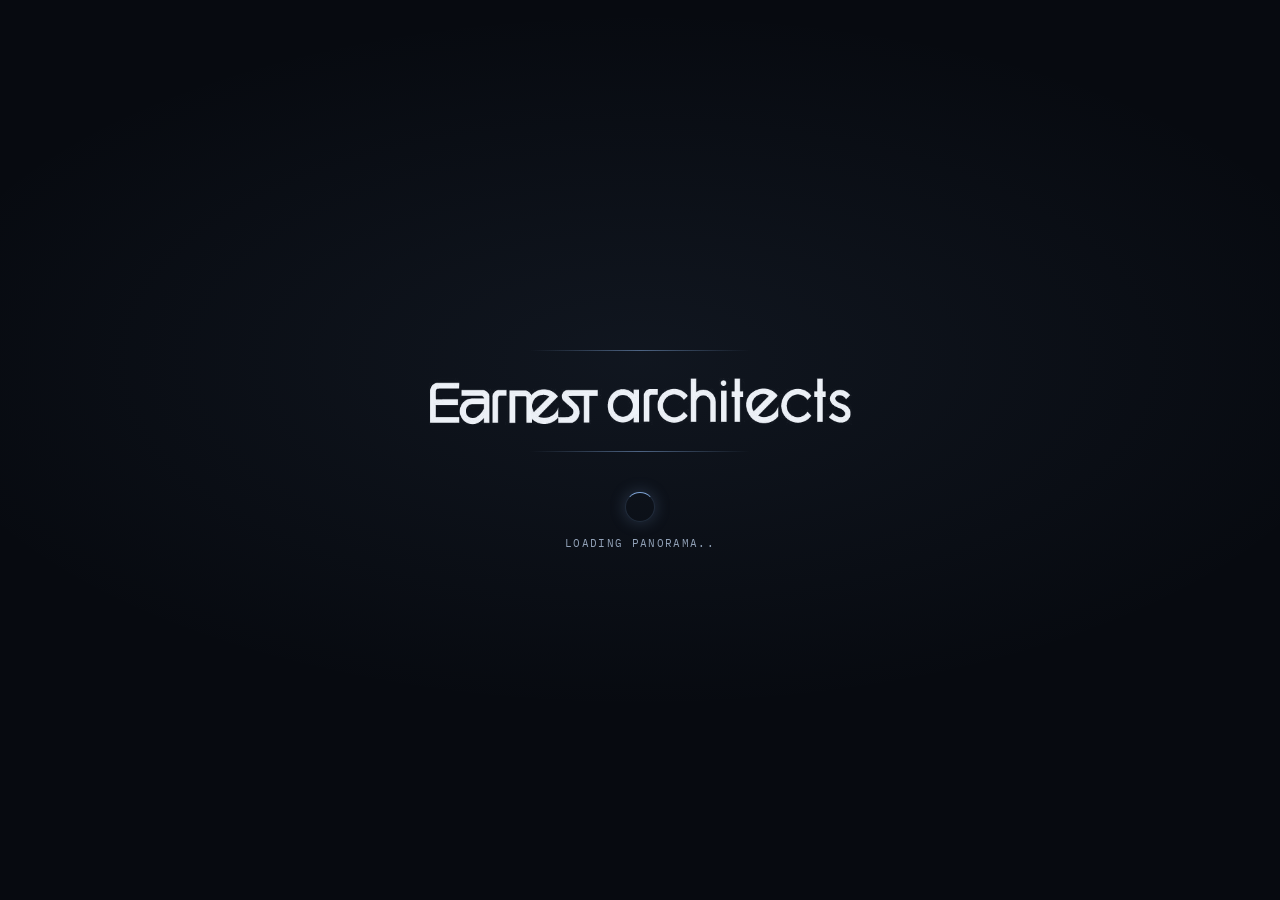
<file: index.html>
<!DOCTYPE html>
<html lang="en">
<head>
<meta charset="UTF-8" />
<meta name="viewport" content="width=device-width, initial-scale=1, viewport-fit=cover" />
<title>Labougainvillea Virtual Tour | Rinaldisign</title>
<meta name="description" content="360° Panorama" />

<!-- Open Graph / preview link saat dibagikan ke sosial media.
     Pakai path relatif supaya otomatis mengikuti domain hosting manapun
     tanpa perlu diedit ulang tiap kali template ini di-duplikasi. -->
<meta property="og:type" content="website" />
<meta property="og:title" content="Labougainvillea Virtual Tour" />
<meta property="og:description" content="360° Panorama" />
<meta property="og:image" content="assets/social-share.jpg" />
<meta property="og:image:width" content="1200" />
<meta property="og:image:height" content="630" />
<meta name="twitter:card" content="summary_large_image" />
<meta name="twitter:title" content="Labougainvillea Virtual Tour" />
<meta name="twitter:description" content="360° Panorama" />
<meta name="twitter:image" content="assets/social-share.jpg" />

<link rel="icon" href="favicon/favicon.ico" sizes="any">
<link rel="icon" href="favicon/favicon-32x32.png" type="image/png" sizes="32x32">
<link rel="icon" href="favicon/favicon-16x16.png" type="image/png" sizes="16x16">
<link rel="apple-touch-icon" href="favicon/apple-touch-icon.png">
<link rel="manifest" href="site.webmanifest">

<link rel="preconnect" href="https://fonts.googleapis.com">
<link rel="preconnect" href="https://fonts.gstatic.com" crossorigin>
<link href="https://fonts.googleapis.com/css2?family=Cormorant+Garamond:wght@300;400;500&family=IBM+Plex+Mono:wght@400;500&family=Inter:wght@400;500;600&display=swap" rel="stylesheet">

<link rel="stylesheet" href="lib/pannellum.css" />
<link rel="stylesheet" href="css/style.css" />
</head>
<body>

<div id="app">

  <div id="panorama" role="application" aria-label="360-degree panorama, drag to look around"></div>

  <div id="loading-screen">
    <div class="brand-reveal">
      <span class="brand-line" aria-hidden="true"></span>
      <img
        class="brand-mark"
        src="brand/earnest-logo-light.png"
        alt="360"
        width="691"
        height="99"
      />
      <span class="brand-line" aria-hidden="true"></span>
    </div>
    <div class="loading-progress">
      <div class="loading-ring" aria-hidden="true"></div>
      <p id="loading-text">Loading Panorama..</p>
    </div>
  </div>

  <header class="hud-top">
    <img class="hud-logo" src="brand/earnest-logo-light.png" alt="" aria-hidden="true" />
    <p class="eyebrow" id="scene-title">Bedroom</p>
    <h1 id="project-title">Labougainvillea Virtual Tour</h1>
  </header>

  <div id="toast" class="toast" role="status" aria-live="polite"></div>

  <!-- ============ Floorplan (bottom-right) ============ -->
  <div class="nav-panel">
    <div class="floorplan-panel" id="floorplan-panel">
      <div class="floorplan-header">
        <p class="floorplan-title">Layout</p>
        <button id="floorplan-hide-btn" class="icon-btn" aria-label="Hide floor plan" title="Hide floor plan">
          <svg viewBox="0 0 24 24" fill="none" stroke="currentColor" stroke-width="2" stroke-linecap="round" stroke-linejoin="round">
            <path d="M18 6L6 18M6 6l12 12"/>
          </svg>
        </button>
      </div>

      <div class="floor-tabs" id="floor-tabs" role="tablist" aria-label="Select floor"></div>

      <div class="floorplan-viewport" id="floorplan-viewport">
        <div class="floorplan-canvas" id="floorplan-canvas">
          <img id="floorplan-img" src="assets/floorplan.jpg" alt="Floor plan with viewpoints" draggable="false" />
          <!-- viewpoint dots diinjeksikan oleh js/floorplan.js -->
        </div>
      </div>

      <div class="floorplan-zoom-controls">
        <button type="button" id="zoom-out-btn" class="zoom-btn" aria-label="Zoom out" title="Zoom out">−</button>
        <button type="button" id="zoom-reset-btn" class="zoom-btn zoom-reset" aria-label="Reset zoom" title="Reset zoom">1×</button>
        <button type="button" id="zoom-in-btn" class="zoom-btn" aria-label="Zoom in" title="Zoom in">+</button>
      </div>

      <div class="floorplan-resize-handle" id="floorplan-resize-handle" title="Drag to resize (double-click to reset)" aria-hidden="true">
        <svg viewBox="0 0 12 12" fill="currentColor">
          <circle cx="2" cy="2" r="1"/>
          <circle cx="2" cy="6" r="1"/>
          <circle cx="6" cy="2" r="1"/>
        </svg>
      </div>
    </div>

    <button id="floorplan-show-btn" class="rail-btn floorplan-show-btn" aria-label="Show floor plan" title="Show floor plan">
      <svg viewBox="0 0 24 24" fill="none" stroke="currentColor" stroke-width="2" stroke-linecap="round" stroke-linejoin="round">
        <rect x="3" y="3" width="18" height="18" rx="2"/>
        <path d="M9 3v18M3 9h6"/>
      </svg>
    </button>
  </div>

  <!-- ============ Icon rail terpadu (pojok kiri bawah) ============ -->
  <div class="icon-rail" id="icon-rail">

  <div class="notes-nav-panel">
    <div class="floorplan-panel notes-list-panel hidden" id="notes-list-panel">
      <div class="floorplan-header">
        <p class="floorplan-title">Notes</p>
        <div class="floorplan-header-actions">
          <button id="notes-list-print-btn" class="icon-btn" aria-label="Print notes list" title="Print notes list">
            <svg viewBox="0 0 24 24" fill="none" stroke="currentColor" stroke-width="2" stroke-linecap="round" stroke-linejoin="round">
              <polyline points="6 9 6 2 18 2 18 9"/>
              <path d="M6 18H4a2 2 0 0 1-2-2v-5a2 2 0 0 1 2-2h16a2 2 0 0 1 2 2v5a2 2 0 0 1-2 2h-2"/>
              <rect x="6" y="14" width="12" height="8"/>
            </svg>
          </button>
          <button id="notes-list-hide-btn" class="icon-btn" aria-label="Hide notes list" title="Hide notes list">
            <svg viewBox="0 0 24 24" fill="none" stroke="currentColor" stroke-width="2" stroke-linecap="round" stroke-linejoin="round">
              <path d="M18 6L6 18M6 6l12 12"/>
            </svg>
          </button>
        </div>
      </div>

      <div class="notes-list-body" id="notes-list-body">
        <!-- item catatan diinjeksikan oleh js/notes-list.js -->
      </div>
    </div>

    <button id="notes-list-show-btn" class="rail-btn floorplan-show-btn visible" aria-label="Show notes list" title="Show notes list">
      <svg viewBox="0 0 24 24" fill="none" stroke="currentColor" stroke-width="2" stroke-linecap="round" stroke-linejoin="round">
        <path d="M21 11.5a8.38 8.38 0 0 1-.9 3.8 8.5 8.5 0 0 1-7.6 4.7 8.38 8.38 0 0 1-3.8-.9L3 21l1.9-5.7a8.38 8.38 0 0 1-.9-3.8 8.5 8.5 0 0 1 4.7-7.6 8.38 8.38 0 0 1 3.8-.9h.5a8.48 8.48 0 0 1 8 8v.5z"/>
      </svg>
    </button>
  </div>

  <a id="note-btn" class="rail-btn" href="note-finder.html" aria-label="Leave a note" title="Leave a note">
    <svg viewBox="0 0 24 24" fill="none" stroke="currentColor" stroke-width="2" stroke-linecap="round" stroke-linejoin="round">
      <path d="M12 20h9"/>
      <path d="M16.5 3.5a2.12 2.12 0 0 1 3 3L7 19l-4 1 1-4Z"/>
    </svg>
  </a>

  <div class="share-nav">
    <button id="share-btn" class="rail-btn" aria-label="Share link" title="Share link">
      <svg viewBox="0 0 24 24" fill="none" stroke="currentColor" stroke-width="2" stroke-linecap="round" stroke-linejoin="round">
        <circle cx="18" cy="5" r="3"/>
        <circle cx="6" cy="12" r="3"/>
        <circle cx="18" cy="19" r="3"/>
        <line x1="8.6" y1="10.6" x2="15.4" y2="6.4"/>
        <line x1="8.6" y1="13.4" x2="15.4" y2="17.6"/>
      </svg>
    </button>
    <div class="share-popup" id="share-popup" hidden role="dialog" aria-label="Share this tour">
      <p class="share-popup-title">Scan to open</p>
      <div class="share-qr-card">
        <canvas id="share-qr-canvas" width="188" height="188"></canvas>
      </div>
      <p class="share-link-text" id="share-link-text"></p>
      <div class="share-popup-actions">
        <button type="button" id="share-copy-btn" class="share-action-btn">Copy link</button>
        <button type="button" id="share-native-btn" class="share-action-btn share-action-btn--ghost">Share…</button>
      </div>
    </div>
  </div>

  <button id="print-scene-btn" class="rail-btn" aria-label="Print this view" title="Print this view">
    <svg viewBox="0 0 24 24" fill="none" stroke="currentColor" stroke-width="2" stroke-linecap="round" stroke-linejoin="round">
      <polyline points="6 9 6 2 18 2 18 9"/>
      <path d="M6 18H4a2 2 0 0 1-2-2v-5a2 2 0 0 1 2-2h16a2 2 0 0 1 2 2v5a2 2 0 0 1-2 2h-2"/>
      <rect x="6" y="14" width="12" height="8"/>
    </svg>
  </button>

  <button id="vr-btn" class="rail-btn" aria-label="View in VR" title="View in VR">
    <span class="rail-vr-text" aria-hidden="true">VR</span>
  </button>

  <button id="fullscreen-btn" class="rail-btn" aria-label="Fullscreen" title="Fullscreen">
    <svg viewBox="0 0 24 24" fill="none" stroke="currentColor" stroke-width="2" stroke-linecap="round" stroke-linejoin="round">
      <path d="M8 3H5a2 2 0 0 0-2 2v3M16 3h3a2 2 0 0 1 2 2v3M21 16v3a2 2 0 0 1-2 2h-3M8 21H5a2 2 0 0 1-2-2v-3"/>
    </svg>
  </button>

  </div>

</div>

<script src="lib/pannellum.js"></script>
<script src="lib/qrcode.js"></script>

<!--
  Semua modul di bawah ini adalah ES Module (type="module"), jadi
  urutan tag TIDAK memengaruhi urutan eksekusi internalnya — setiap
  modul mengimpor dependensinya sendiri lewat "import" di dalam file
  js/*.js, dan browser otomatis memuatnya dengan urutan yang benar.

  Konten tur (lantai, denah, gambar 360, pitch point) ada semuanya
  di js/content.js — file itu satu-satunya yang perlu diedit untuk
  menambah/mengubah konten tur.
-->
<script type="module" src="js/viewer.js"></script>
<script type="module" src="js/print-scene.js"></script>
<script type="module" src="js/floorplan.js"></script>
<script type="module" src="js/notes-list.js"></script>
</body>
</html>
</file>
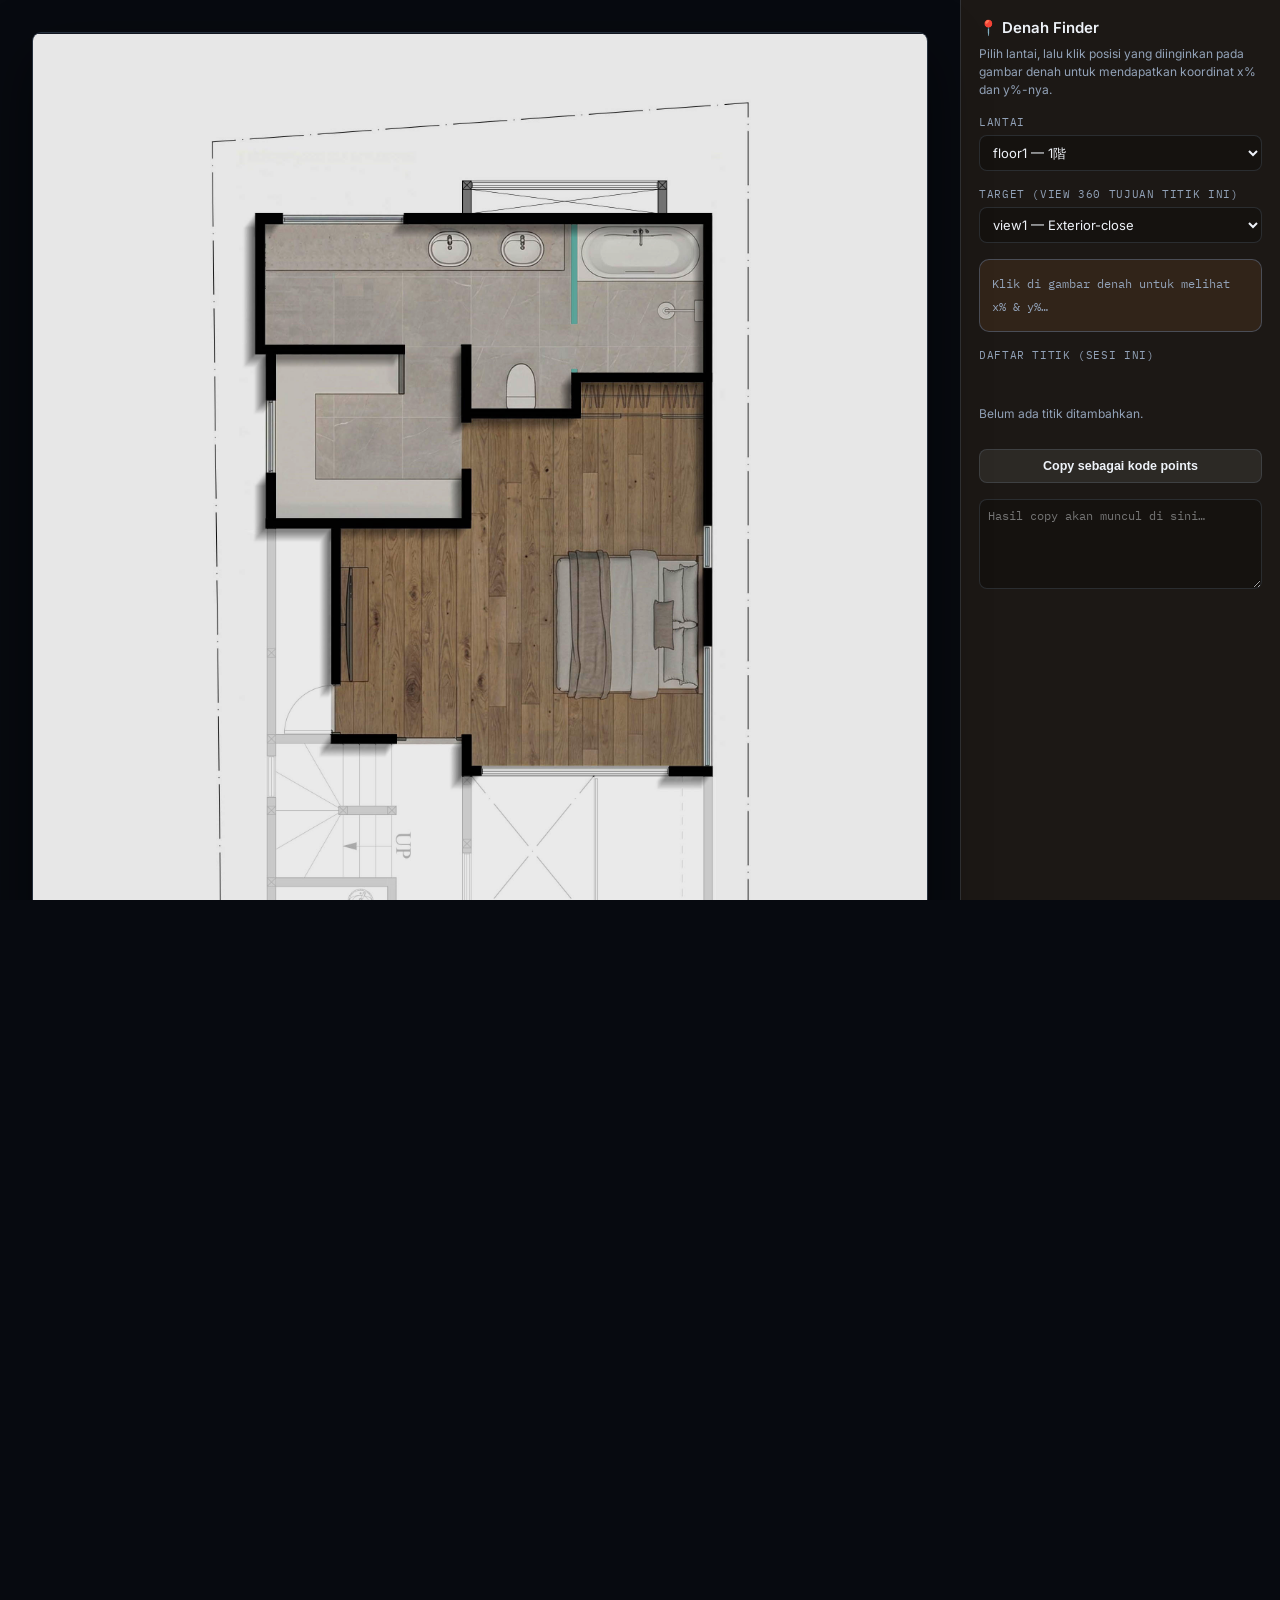
<file: denah-finder.html>
<!DOCTYPE html>
<html lang="ja">
<head>
<meta charset="UTF-8" />
<meta name="viewport" content="width=device-width, initial-scale=1" />
<title>Denah Finder — cari koordinat titik pada denah (%)</title>

<link rel="icon" href="favicon/favicon.ico" sizes="any">
<link rel="icon" href="favicon/favicon-32x32.png" type="image/png" sizes="32x32">
<link rel="icon" href="favicon/favicon-16x16.png" type="image/png" sizes="16x16">
<link rel="apple-touch-icon" href="favicon/apple-touch-icon.png">

<link rel="preconnect" href="https://fonts.googleapis.com">
<link rel="preconnect" href="https://fonts.gstatic.com" crossorigin>
<link href="https://fonts.googleapis.com/css2?family=IBM+Plex+Mono:wght@400;500&family=Inter:wght@400;500;600&display=swap" rel="stylesheet">

<link rel="stylesheet" href="css/style.css" />
<link rel="stylesheet" href="css/denah-finder.css" />
</head>
<body>

<div id="finder-app">

  <div id="denah-area">
    <div class="floorplan-viewport" id="denah-viewport">
      <div class="floorplan-canvas" id="denah-canvas">
        <img id="denah-img" src="" alt="Gambar denah" draggable="false" />
        <!-- titik yang sudah/sedang diambil diinjeksikan oleh js/denah-finder.js -->
      </div>
    </div>
  </div>

  <div id="sidebar">
    <p class="finder-title">📍 Denah Finder</p>
    <p class="finder-hint">
      Pilih lantai, lalu klik posisi yang diinginkan pada gambar denah
      untuk mendapatkan koordinat x% dan y%-nya.
    </p>

    <div class="finder-field">
      <label for="floor-select">Lantai</label>
      <select id="floor-select" class="finder-select"></select>
    </div>

    <div class="finder-field">
      <label for="target-select">Target (view 360 tujuan titik ini)</label>
      <select id="target-select" class="finder-select"></select>
    </div>

    <div id="coord-display">
      <span class="placeholder">Klik di gambar denah untuk melihat x% &amp; y%…</span>
    </div>

    <div class="point-list-header">
      <p>Daftar titik (sesi ini)</p>
    </div>
    <div id="point-list"></div>
    <p class="point-empty" id="point-empty">Belum ada titik ditambahkan.</p>

    <button type="button" id="copy-all-btn">Copy sebagai kode points</button>
    <textarea id="snippet-output" readonly placeholder="Hasil copy akan muncul di sini…"></textarea>
  </div>

</div>

<script type="module" src="js/denah-finder.js"></script>
</body>
</html>
</file>
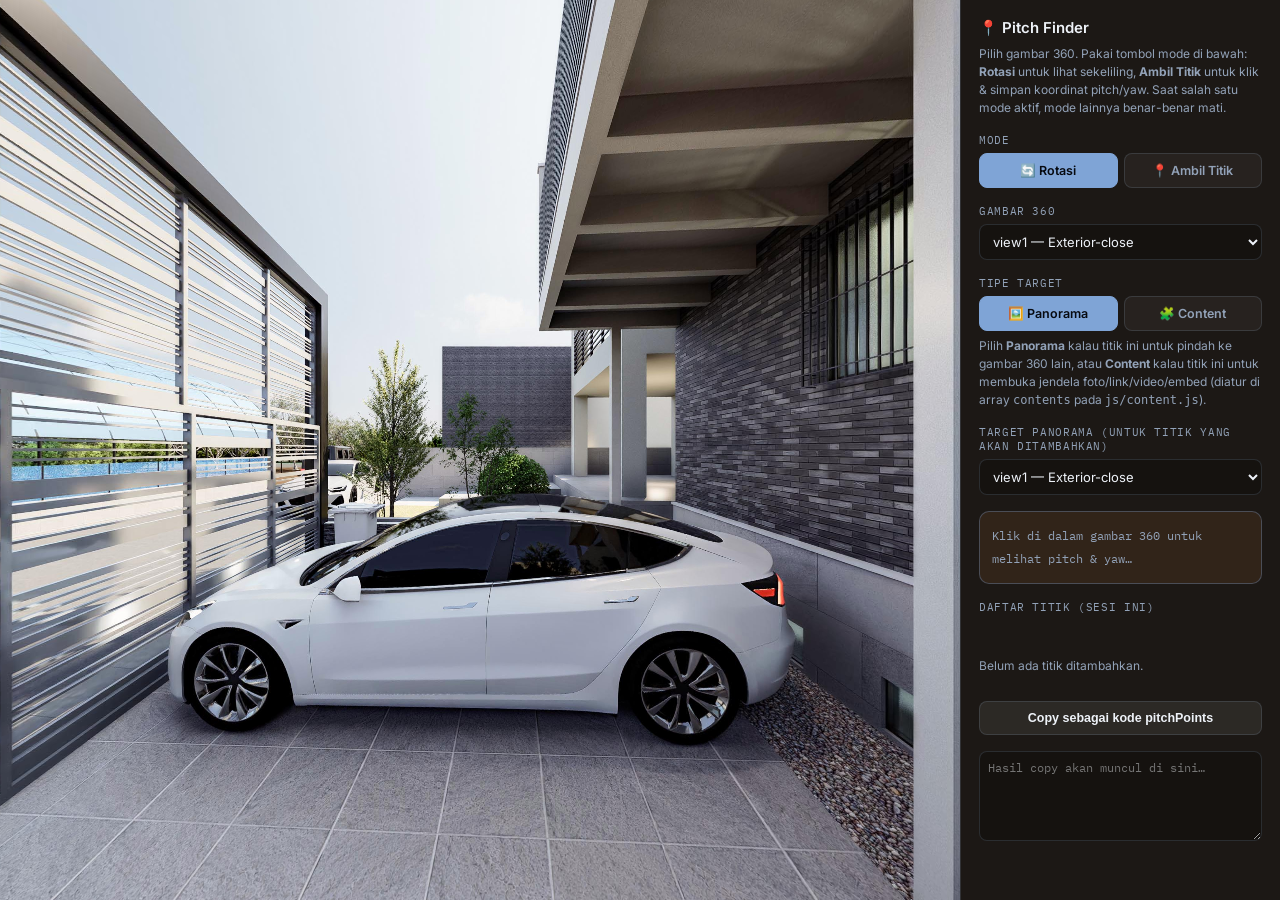
<file: pitch-finder.html>
<!DOCTYPE html>
<html lang="ja">
<head>
<meta charset="UTF-8" />
<meta name="viewport" content="width=device-width, initial-scale=1" />
<title>Pitch Finder — cari koordinat pitch/yaw</title>

<link rel="icon" href="favicon/favicon.ico" sizes="any">
<link rel="icon" href="favicon/favicon-32x32.png" type="image/png" sizes="32x32">
<link rel="icon" href="favicon/favicon-16x16.png" type="image/png" sizes="16x16">
<link rel="apple-touch-icon" href="favicon/apple-touch-icon.png">

<link rel="preconnect" href="https://fonts.googleapis.com">
<link rel="preconnect" href="https://fonts.gstatic.com" crossorigin>
<link href="https://fonts.googleapis.com/css2?family=IBM+Plex+Mono:wght@400;500&family=Inter:wght@400;500;600&display=swap" rel="stylesheet">

<link rel="stylesheet" href="lib/pannellum.css" />
<link rel="stylesheet" href="css/style.css" />
<link rel="stylesheet" href="css/pitch-finder.css" />
</head>
<body>

<div id="finder-app">

  <div id="panorama"></div>

  <div id="sidebar">
    <p class="finder-title">📍 Pitch Finder</p>
    <p class="finder-hint">
      Pilih gambar 360. Pakai tombol mode di bawah: <b>Rotasi</b> untuk
      lihat sekeliling, <b>Ambil Titik</b> untuk klik & simpan koordinat
      pitch/yaw. Saat salah satu mode aktif, mode lainnya benar-benar mati.
    </p>

    <div class="finder-field">
      <label>Mode</label>
      <div class="mode-toggle" role="group" aria-label="Mode interaksi panorama">
        <button type="button" id="mode-rotate-btn" class="mode-btn" aria-pressed="false">🔄 Rotasi</button>
        <button type="button" id="mode-point-btn" class="mode-btn" aria-pressed="false">📍 Ambil Titik</button>
      </div>
    </div>

    <div class="finder-field">
      <label for="view-select">Gambar 360</label>
      <select id="view-select" class="finder-select"></select>
    </div>

    <div class="finder-field">
      <label>Tipe Target</label>
      <div class="mode-toggle" role="group" aria-label="Tipe target titik">
        <button type="button" id="target-type-scene-btn" class="mode-btn" aria-pressed="false">🖼️ Panorama</button>
        <button type="button" id="target-type-content-btn" class="mode-btn" aria-pressed="false">🧩 Content</button>
      </div>
      <p class="finder-hint" style="margin-top:6px;">
        Pilih <b>Panorama</b> kalau titik ini untuk pindah ke gambar 360
        lain, atau <b>Content</b> kalau titik ini untuk membuka jendela
        foto/link/video/embed (diatur di array <code>contents</code>
        pada <code>js/content.js</code>).
      </p>
    </div>

    <div class="finder-field" id="target-scene-field">
      <label for="target-select">Target Panorama (untuk titik yang akan ditambahkan)</label>
      <select id="target-select" class="finder-select"></select>
    </div>

    <div class="finder-field" id="target-content-field" hidden>
      <label for="target-content-select">Target Content (untuk titik yang akan ditambahkan)</label>
      <select id="target-content-select" class="finder-select"></select>
      <p class="finder-hint" id="target-content-empty" hidden style="margin-top:6px;">
        Belum ada content di <code>js/content.js</code> (array
        <code>contents</code>). Tambahkan dulu di sana sebelum bisa
        dipilih sebagai target di sini.
      </p>
    </div>

    <div id="coord-display">
      <span class="placeholder">Klik di dalam gambar 360 untuk melihat pitch &amp; yaw…</span>
    </div>

    <div class="point-list-header">
      <p>Daftar titik (sesi ini)</p>
    </div>
    <div id="point-list"></div>
    <p class="point-empty" id="point-empty">Belum ada titik ditambahkan.</p>

    <button type="button" id="copy-all-btn">Copy sebagai kode pitchPoints</button>
    <textarea id="snippet-output" readonly placeholder="Hasil copy akan muncul di sini…"></textarea>
  </div>

</div>

<script src="lib/pannellum.js"></script>
<script type="module" src="js/pitch-finder.js"></script>
</body>
</html>
</file>
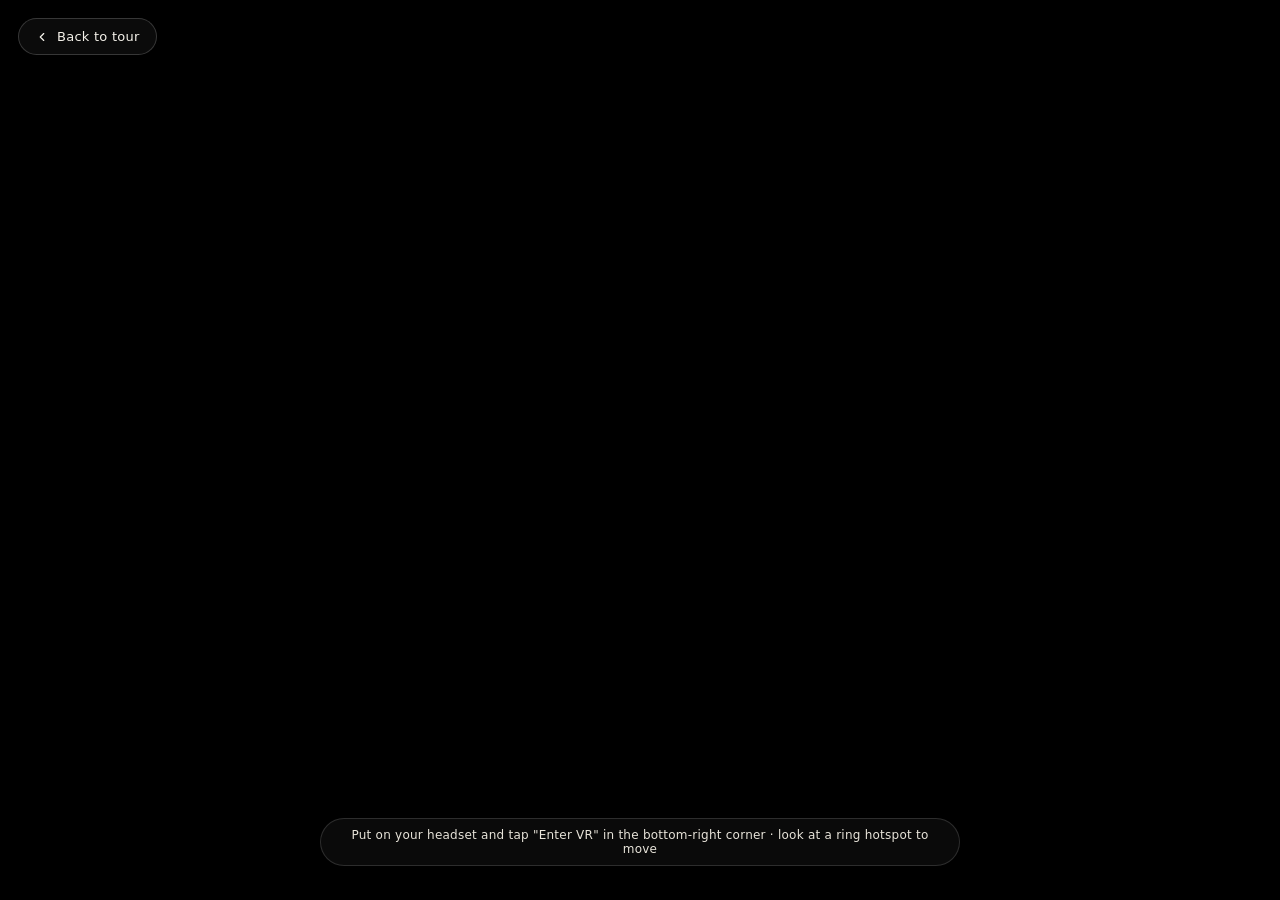
<file: vr.html>
<!DOCTYPE html>
<html lang="ja">
<head>
<meta charset="UTF-8" />
<meta name="viewport" content="width=device-width, initial-scale=1, viewport-fit=cover" />
<title>VR Tour | Earnest Architects</title>
<meta name="description" content="360 virtual tour - VR headset version by Earnest Architects." />

<link rel="icon" href="favicon/favicon.ico" sizes="any">
<link rel="icon" href="favicon/favicon-32x32.png" type="image/png" sizes="32x32">
<link rel="icon" href="favicon/favicon-16x16.png" type="image/png" sizes="16x16">
<link rel="apple-touch-icon" href="favicon/apple-touch-icon.png">

<script src="https://aframe.io/releases/1.5.0/aframe.min.js"></script>
<link rel="stylesheet" href="css/vr.css" />
</head>
<body>

<a id="back-link" href="index.html">
  <svg width="14" height="14" viewBox="0 0 24 24" fill="none" stroke="currentColor" stroke-width="2" stroke-linecap="round" stroke-linejoin="round">
    <path d="M15 18l-6-6 6-6"/>
  </svg>
  Back to tour
</a>

<p id="vr-hint">Put on your headset and tap "Enter VR" in the bottom-right corner &middot; look at a ring hotspot to move</p>

<a-scene loading-screen="dotsColor: white; backgroundColor: #101010" vr-mode-ui="enabled: true">

  <!-- "world": pembungkus sky + hotspots + panel content 3D + garis
       penghubungnya, DIPISAH dari <a-scene> root supaya bisa diputar
       (rotation.y) saat recenter di masuk sesi VR sungguhan. Alasan:
       di WebXR immersive (headset asli), arah "depan" (yaw 0) TIDAK
       selalu = arah -Z aplikasi seperti di mode desktop/magic-window
       — itu ditentukan oleh reference space ('local-floor'), yang
       biasanya mengacu ke arah Guardian/boundary di-setup, bukan ke
       arah kamu menghadap saat itu. Makanya hotspot (dan panel content
       yang posisinya dihitung relatif ke hotspot-nya) bisa "meleset"
       walau rumus pitch/yaw & layout panelnya sendiri sudah benar.
       Lihat js/vr.js fungsi recenterWorld() untuk kompensasinya —
       TIDAK ADA perubahan pada logic/layout panel content itu sendiri,
       cuma dipindah jadi child dari "world" ini. -->
  <a-entity id="world">
    <a-sky id="sky" src="" rotation="0 -90 0"></a-sky>

    <!-- Hotspot navigasi + content (dari pitchPoints di content.js), diisi otomatis oleh js/vr.js -->
    <a-entity id="hotspots"></a-entity>

    <!-- Panel content 3D (foto/link/teks/video/embed): muncul di sini saat
         hotspot content diklik, diisi & diposisikan otomatis oleh js/vr.js
         tepat di depan arah pandang pengguna saat itu — supaya tetap
         terlihat & bisa dipakai selama sesi WebXR immersive sungguhan
         (bukan overlay DOM 2D yang hilang di dalam headset). -->
    <a-entity id="contentPanel"></a-entity>

    <!-- Garis tipis penghubung dari hotspot content ke panel-nya, supaya
         jelas panel itu "milik" hotspot yang mana meski panel digeser
         sedikit ke posisi yang lebih nyaman dibaca. Diisi & dihapus
         otomatis oleh js/vr.js bersamaan dengan contentPanel. -->
    <a-entity id="contentLink"></a-entity>
  </a-entity>

  <a-entity id="cameraRig" position="0 1.6 0">
    <a-camera id="camera" look-controls wasd-controls="enabled: false" position="0 0 0">
      <a-cursor
        fuse="true"
        fuse-timeout="900"
        raycaster="objects: .clickable"
        geometry="primitive: ring; radiusInner: 0.008; radiusOuter: 0.012"
        material="color: #f5f2ea; shader: flat; opacity: 0.9">
      </a-cursor>
    </a-camera>
  </a-entity>

  <!-- Zoom HUD: bar vertikal mirip volume. SENGAJA ditaruh di world space
       (bukan child <a-camera>) supaya bisa benar-benar "ditoleh" dan kena
       reticle — kalau dia child kamera, reticle (yang selalu lurus ke
       depan kamera) tidak akan pernah bisa menjangkaunya karena
       keduanya ikut berputar bersamaan. Posisi ini kira-kira di
       bawah-kanan pandangan awal, cukup dekat supaya gampang ditoleh.
       (Atribut "face-point" dipasang lewat js/vr.js, bukan di sini,
       supaya urutan pendaftaran komponennya aman.) -->
  <a-entity id="zoomHud" position="1.1 1.05 -1.8"></a-entity>

  <!-- Kontroler Quest/headset lain: laser pointer otomatis muncul kalau ada controller -->
  <a-entity laser-controls="hand: left" raycaster="objects: .clickable; far: 10"></a-entity>
  <a-entity laser-controls="hand: right" raycaster="objects: .clickable; far: 10"></a-entity>

</a-scene>

<script type="module" src="js/vr.js"></script>
</body>
</html>
</file>
<file: lib/pannellum.css>
/* Pannellum 2.5.7, https://github.com/mpetroff/pannellum */
.pnlm-container{margin:0;padding:0;overflow:hidden;position:relative;cursor:default;width:100%;height:100%;font-family:Helvetica,"Nimbus Sans L","Liberation Sans",Arial,sans-serif;background:#f4f4f4 url('data:image/svg+xml,%3Csvg%20xmlns%3D%22http%3A%2F%2Fwww.w3.org%2F2000%2Fsvg%22%20width%3D%2267%22%20height%3D%22100%22%20viewBox%3D%220%200%2067%20100%22%3E%0A%3Cpath%20stroke%3D%22%23ccc%22%20fill%3D%22none%22%20d%3D%22M33.5%2C50%2C0%2C63%2C33.5%2C75%2C67%2C63%2C33.5%2C50m-33.5-50%2C67%2C25m-0.5%2C0%2C0%2C75m-66.5-75%2C67-25m-33.5%2C75%2C0%2C25m0-100%2C0%2C50%22%2F%3E%0A%3C%2Fsvg%3E%0A') repeat;-webkit-user-select:none;-khtml-user-select:none;-moz-user-select:none;-o-user-select:none;-ms-user-select:none;user-select:none;outline:0;line-height:1.4;contain:content}.pnlm-container *{box-sizing:content-box}.pnlm-ui{position:absolute;width:100%;height:100%;z-index:1}.pnlm-grab{cursor:grab;cursor:url('data:image/svg+xml,%3Csvg%20xmlns%3D%22http%3A%2F%2Fwww.w3.org%2F2000%2Fsvg%22%20height%3D%2226%22%20width%3D%2226%22%3E%0A%3Cpath%20stroke%3D%22%23000%22%20stroke-width%3D%221px%22%20fill%3D%22%23fff%22%20d%3D%22m15.3%2020.5s6.38-6.73%204.64-8.24-3.47%201.01-3.47%201.01%203.61-5.72%201.41-6.49c-2.2-0.769-3.33%204.36-3.33%204.36s0.873-5.76-1.06-5.76-1.58%205.39-1.58%205.39-0.574-4.59-2.18-4.12c-1.61%200.468-0.572%205.51-0.572%205.51s-1.58-4.89-2.93-3.79c-1.35%201.11%200.258%205.25%200.572%206.62%200.836%202.43%202.03%202.94%202.17%205.55%22%2F%3E%0A%3C%2Fsvg%3E%0A') 12 8,default}.pnlm-grabbing{cursor:grabbing;cursor:url('data:image/svg+xml,%3Csvg%20xmlns%3D%22http%3A%2F%2Fwww.w3.org%2F2000%2Fsvg%22%20height%3D%2226%22%20width%3D%2226%22%3E%0A%3Cpath%20stroke%3D%22%23000%22%20stroke-width%3D%221px%22%20fill%3D%22%23fff%22%20d%3D%22m15.3%2020.5s5.07-5.29%203.77-6.74c-1.31-1.45-2.53%200.14-2.53%200.14s2.74-3.29%200.535-4.06c-2.2-0.769-2.52%201.3-2.52%201.3s0.81-2.13-1.12-2.13-1.52%201.77-1.52%201.77-0.261-1.59-1.87-1.12c-1.61%200.468-0.874%202.17-0.874%202.17s-0.651-1.55-2-0.445c-1.35%201.11-0.68%202.25-0.365%203.62%200.836%202.43%202.03%202.94%202.17%205.55%22%2F%3E%0A%3C%2Fsvg%3E%0A') 12 8,default}.pnlm-sprite{background-image:url('data:image/svg+xml,%3Csvg%20xmlns%3D%22http%3A%2F%2Fwww.w3.org%2F2000%2Fsvg%22%20width%3D%2226%22%20height%3D%22208%22%3E%0A%3Ccircle%20fill-opacity%3D%22.78%22%20cy%3D%22117%22%20cx%3D%2213%22%20r%3D%2211%22%20fill%3D%22%23fff%22%2F%3E%0A%3Ccircle%20fill-opacity%3D%22.78%22%20cy%3D%22143%22%20cx%3D%2213%22%20r%3D%2211%22%20fill%3D%22%23fff%22%2F%3E%0A%3Ccircle%20cy%3D%22169%22%20cx%3D%2213%22%20r%3D%227%22%20fill%3D%22none%22%20stroke%3D%22%23000%22%20stroke-width%3D%222%22%2F%3E%0A%3Ccircle%20cy%3D%22195%22%20cx%3D%2213%22%20r%3D%227%22%20fill%3D%22none%22%20stroke%3D%22%23000%22%20stroke-width%3D%222%22%2F%3E%0A%3Ccircle%20cx%3D%2213%22%20cy%3D%22195%22%20r%3D%222.5%22%2F%3E%0A%3Cpath%20d%3D%22m5%2083v6h2v-4h4v-2zm10%200v2h4v4h2v-6zm-5%205v6h6v-6zm-5%205v6h6v-2h-4v-4zm14%200v4h-4v2h6v-6z%22%2F%3E%0A%3Cpath%20d%3D%22m13%20110a7%207%200%200%200%20-7%207%207%207%200%200%200%207%207%207%207%200%200%200%207%20-7%207%207%200%200%200%20-7%20-7zm-1%203h2v2h-2zm0%203h2v5h-2z%22%2F%3E%0A%3Cpath%20d%3D%22m5%2057v6h2v-4h4v-2zm10%200v2h4v4h2v-6zm-10%2010v6h6v-2h-4v-4zm14%200v4h-4v2h6v-6z%22%2F%3E%0A%3Cpath%20d%3D%22m17%2038v2h-8v-2z%22%2F%3E%0A%3Cpath%20d%3D%22m12%209v3h-3v2h3v3h2v-3h3v-2h-3v-3z%22%2F%3E%0A%3Cpath%20d%3D%22m13%20136-6.125%206.125h4.375v7.875h3.5v-7.875h4.375z%22%2F%3E%0A%3Cpath%20d%3D%22m10.428%20173.33v-5.77l5-2.89v5.77zm1-1.73%203-1.73-3.001-1.74z%22%2F%3E%0A%3C%2Fsvg%3E%0A')}.pnlm-container:-moz-full-screen{height:100%!important;width:100%!important;position:static!important}.pnlm-container:-webkit-full-screen{height:100%!important;width:100%!important;position:static!important}.pnlm-container:-ms-fullscreen{height:100%!important;width:100%!important;position:static!important}.pnlm-container:fullscreen{height:100%!important;width:100%!important;position:static!important}.pnlm-render-container{cursor:inherit;position:absolute;height:100%;width:100%}.pnlm-controls{margin-top:4px;background-color:#fff;border:1px solid #999;border-color:rgba(0,0,0,0.4);border-radius:3px;cursor:pointer;z-index:2;-webkit-transform:translateZ(9999px);transform:translateZ(9999px)}.pnlm-control:hover{background-color:#f8f8f8}.pnlm-controls-container{position:absolute;top:0;left:4px;z-index:1}.pnlm-zoom-controls{width:26px;height:52px}.pnlm-zoom-in{width:100%;height:50%;position:absolute;top:0;border-radius:3px 3px 0 0}.pnlm-zoom-out{width:100%;height:50%;position:absolute;bottom:0;background-position:0 -26px;border-top:1px solid #ddd;border-top-color:rgba(0,0,0,0.10);border-radius:0 0 3px 3px}.pnlm-fullscreen-toggle-button,.pnlm-orientation-button,.pnlm-hot-spot-debug-indicator{width:26px;height:26px}.pnlm-hot-spot-debug-indicator{position:absolute;top:50%;left:50%;width:26px;height:26px;margin:-13px 0 0 -13px;background-color:rgba(255,255,255,0.5);border-radius:13px;display:none}.pnlm-orientation-button-inactive{background-position:0 -156px}.pnlm-orientation-button-active{background-position:0 -182px}.pnlm-fullscreen-toggle-button-inactive{background-position:0 -52px}.pnlm-fullscreen-toggle-button-active{background-position:0 -78px}.pnlm-panorama-info{position:absolute;bottom:4px;background-color:rgba(0,0,0,0.7);border-radius:0 3px 3px 0;padding-right:10px;color:#fff;text-align:left;display:none;z-index:2;-webkit-transform:translateZ(9999px);transform:translateZ(9999px)}.pnlm-title-box{position:relative;font-size:20px;display:table;padding-left:5px;margin-bottom:3px}.pnlm-author-box{position:relative;font-size:12px;display:table;padding-left:5px}.pnlm-load-box{position:absolute;top:50%;left:50%;width:200px;height:150px;margin:-75px 0 0 -100px;background-color:rgba(0,0,0,0.7);border-radius:3px;text-align:center;font-size:20px;display:none;color:#fff}.pnlm-load-box p{margin:20px 0}.pnlm-lbox{position:absolute;top:50%;left:50%;width:20px;height:20px;margin:-10px 0 0 -10px;display:none}.pnlm-loading{animation-duration:1.5s;-webkit-animation-duration:1.5s;animation-name:pnlm-mv;-webkit-animation-name:pnlm-mv;animation-iteration-count:infinite;-webkit-animation-iteration-count:infinite;animation-timing-function:linear;-webkit-animation-timing-function:linear;height:10px;width:10px;background-color:#fff;position:relative}@keyframes pnlm-mv{from{left:0;top:0}25%{left:10px;top:0}50%{left:10px;top:10px}75%{left:0;top:10px}to{left:0;top:0}}@-webkit-keyframes pnlm-mv{from{left:0;top:0}25%{left:10px;top:0}50%{left:10px;top:10px}75%{left:0;top:10px}to{left:0;top:0}}.pnlm-load-button{position:absolute;top:50%;left:50%;width:200px;height:100px;margin:-50px 0 0 -100px;background-color:rgba(0,0,0,.7);border-radius:3px;text-align:center;font-size:20px;display:table;color:#fff;cursor:pointer}.pnlm-load-button:hover{background-color:rgba(0,0,0,.8)}.pnlm-load-button p{display:table-cell;vertical-align:middle}.pnlm-info-box{font-size:15px;position:absolute;top:50%;left:50%;width:200px;height:150px;margin:-75px 0 0 -100px;background-color:#000;border-radius:3px;display:table;text-align:center;color:#fff;table-layout:fixed}.pnlm-info-box a,.pnlm-author-box a{color:#fff;word-wrap:break-word;overflow-wrap:break-word}.pnlm-info-box p{display:table-cell;vertical-align:middle;padding:0 5px 0 5px}.pnlm-error-msg{display:none}.pnlm-about-msg{font-size:11px;line-height:11px;color:#fff;padding:5px 8px 5px 8px;background:rgba(0,0,0,0.7);border-radius:3px;position:absolute;top:50px;left:50px;display:none;opacity:0;-moz-transition:opacity .3s ease-in-out;-webkit-transition:opacity .3s ease-in-out;-o-transition:opacity .3s ease-in-out;-ms-transition:opacity .3s ease-in-out;transition:opacity .3s ease-in-out;z-index:1}.pnlm-about-msg a:link,.pnlm-about-msg a:visited{color:#fff}.pnlm-about-msg a:hover,.pnlm-about-msg a:active{color:#eee}.pnlm-hotspot-base{position:absolute;visibility:hidden;cursor:default;vertical-align:middle;top:0;z-index:1}.pnlm-hotspot{height:26px;width:26px;border-radius:13px}.pnlm-hotspot:hover{background-color:rgba(255,255,255,0.2)}.pnlm-hotspot.pnlm-info{background-position:0 -104px}.pnlm-hotspot.pnlm-scene{background-position:0 -130px}div.pnlm-tooltip span{visibility:hidden;position:absolute;border-radius:3px;background-color:rgba(0,0,0,0.7);color:#fff;text-align:center;max-width:200px;padding:5px 10px;margin-left:-220px;cursor:default}div.pnlm-tooltip:hover span{visibility:visible}div.pnlm-tooltip:hover span:after{content:'';position:absolute;width:0;height:0;border-width:10px;border-style:solid;border-color:rgba(0,0,0,0.7) transparent transparent transparent;bottom:-20px;left:-10px;margin:0 50%}.pnlm-compass{position:absolute;width:50px;height:50px;right:4px;bottom:4px;border-radius:25px;background-image:url('data:image/svg+xml,%3Csvg%20xmlns%3D%22http%3A%2F%2Fwww.w3.org%2F2000%2Fsvg%22%20height%3D%2250%22%20width%3D%2250%22%3E%0A%3Cpath%20d%3D%22m24.5078%206-3.2578%2018h7.5l-3.25781-18h-0.984376zm-3.2578%2020%203.2578%2018h0.9844l3.2578-18h-7.5zm1.19531%200.9941h5.10938l-2.5547%2014.1075-2.5547-14.1075z%22%2F%3E%0A%3C%2Fsvg%3E%0A');cursor:default;display:none}.pnlm-world{position:absolute;left:50%;top:50%}.pnlm-face{position:absolute;-webkit-transform-origin:0 0;transform-origin:0 0}.pnlm-dragfix,.pnlm-preview-img{position:absolute;height:100%;width:100%}.pnlm-preview-img{background-size:cover;background-position:center}.pnlm-lbar{width:150px;margin:0 auto;border:#fff 1px solid;height:6px}.pnlm-lbar-fill{background:#fff;height:100%;width:0}.pnlm-lmsg{font-size:12px}.pnlm-fade-img{position:absolute;top:0;left:0}.pnlm-pointer{cursor:pointer}
</file>
<file: css/style.css>
:root {
  /* ---------- Dark & faded-blue palette ---------- */
  --ink: #070a10;
  --ink-2: #0b0f18;
  --ink-soft: rgba(222, 232, 245, 0.62);
  --panel: rgba(15, 21, 32, 0.55);
  --panel-strong: rgba(13, 18, 28, 0.82);
  --panel-border: rgba(158, 186, 219, 0.16);
  --paper: #eef2f8;
  --paper-dim: #92a2b8;
  --accent: #7fa4d6;
  --accent-soft: rgba(127, 164, 214, 0.32);
  --accent-dim: rgba(127, 164, 214, 0.12);
  --accent-glow: rgba(127, 164, 214, 0.55);

  /* Warna khusus hotspot CONTENT (foto/link/video/embed), sengaja
     dibedakan dari --accent supaya beda dari hotspot navigasi. */
  --content-accent: #e3b06c;
  --content-accent-strong: #f3d29c;
  --content-glow: rgba(227, 176, 108, 0.55);

  /* Alias kompatibilitas mundur — dipakai oleh css/pitch-finder.css
     & css/denah-finder.css (halaman bantu internal), supaya keduanya
     tetap konsisten tanpa perlu diedit ulang. */
  --clay: var(--accent);
  --clay-soft: var(--accent-soft);
  --teal: var(--accent);

  --font-ui: "Inter", system-ui, sans-serif;
  --font-mono: "IBM Plex Mono", ui-monospace, monospace;
  --font-brand: "Cormorant Garamond", "Times New Roman", serif;
}

* { box-sizing: border-box; }

html, body {
  margin: 0;
  padding: 0;
  width: 100%;
  height: 100%;
  background: var(--ink);
  overflow: hidden;
  font-family: var(--font-ui);
  color: var(--paper);
}

#app {
  position: relative;
  width: 100vw;
  height: 100dvh;
  background:
    radial-gradient(ellipse 120% 80% at 50% -10%, rgba(127, 164, 214, 0.10), transparent 60%),
    var(--ink);
}

#panorama {
  position: absolute;
  inset: 0;
  width: 100%;
  height: 100%;
}

/* ============================================================
   Loading screen — brand reveal + progress
============================================================ */

#loading-screen {
  position: absolute;
  inset: 0;
  z-index: 50;
  display: flex;
  flex-direction: column;
  align-items: center;
  justify-content: center;
  gap: 40px;
  background:
    radial-gradient(ellipse 90% 60% at 50% 40%, rgba(127, 164, 214, 0.08), transparent 65%),
    var(--ink);
  transition: opacity 0.7s cubic-bezier(0.22, 1, 0.36, 1), visibility 0.7s;
}
#loading-screen.hidden {
  opacity: 0;
  visibility: hidden;
  pointer-events: none;
}

/* ---- Brand reveal ("Earnest Architects") ---- */

.brand-reveal {
  display: flex;
  flex-direction: column;
  align-items: center;
  gap: 18px;
}

.brand-line {
  display: block;
  width: 0;
  height: 1px;
  background: linear-gradient(90deg, transparent, var(--accent), transparent);
  opacity: 0;
  animation: brand-line-draw 1.1s cubic-bezier(0.22, 1, 0.36, 1) 0.15s forwards;
}

@keyframes brand-line-draw {
  0%   { width: 0;    opacity: 0; }
  40%  { opacity: 0.9; }
  100% { width: 220px; opacity: 0.55; }
}

/* Soft ambient glow blob sitting behind the logo mark */
.brand-reveal {
  position: relative;
}
.brand-reveal::before {
  content: "";
  position: absolute;
  inset: -20px -40px;
  z-index: 0;
  background: radial-gradient(closest-side, rgba(127, 164, 214, 0.30), transparent 72%);
  filter: blur(10px);
  opacity: 0;
  animation: brand-glow 2.8s ease-in-out 1.25s infinite;
}

@keyframes brand-glow {
  0%, 100% { opacity: 0.25; }
  50%      { opacity: 0.65; }
}

.brand-mark {
  position: relative;
  z-index: 1;
  display: block;
  width: clamp(220px, 42vw, 440px);
  height: auto;
  opacity: 0;
  transform: translateY(12px) scale(0.97);
  animation: brand-mark-in 0.9s cubic-bezier(0.22, 1, 0.36, 1) 0.2s forwards;
}

@keyframes brand-mark-in {
  to { opacity: 1; transform: translateY(0) scale(1); }
}

/* ---- Progress (fades in after brand settles) ---- */

.loading-progress {
  display: flex;
  flex-direction: column;
  align-items: center;
  gap: 14px;
  opacity: 0;
  animation: fade-up 0.7s ease 1.35s forwards;
}

@keyframes fade-up {
  from { opacity: 0; transform: translateY(6px); }
  to   { opacity: 1; transform: translateY(0); }
}

#loading-text {
  margin: 0;
  font-family: var(--font-mono);
  font-size: 11px;
  letter-spacing: 0.12em;
  text-transform: uppercase;
  color: var(--paper-dim);
}

.loading-ring {
  width: 30px;
  height: 30px;
  border-radius: 50%;
  border: 1.5px solid rgba(127, 164, 214, 0.18);
  border-top-color: var(--accent);
  box-shadow: 0 0 16px 0 rgba(127, 164, 214, 0.25);
  animation: spin 0.9s linear infinite;
}
@keyframes spin { to { transform: rotate(360deg); } }

/* ---------- Top HUD ---------- */

.hud-top {
  position: absolute;
  top: 0;
  left: 0;
  z-index: 10;
  padding: 24px 26px;
  pointer-events: none;
  background: linear-gradient(to bottom, rgba(4, 7, 12, 0.65), transparent);
  width: 100%;
}
.hud-logo {
  display: block;
  width: clamp(96px, 13vw, 176px);
  height: auto;
  margin: 0 0 10px 0;
  filter: drop-shadow(0 2px 10px rgba(0,0,0,0.55));
  opacity: 0.96;
}
.eyebrow {
  margin: 0 0 5px;
  font-family: var(--font-mono);
  font-size: 11px;
  letter-spacing: 0.14em;
  text-transform: uppercase;
  color: var(--accent);
  text-shadow: 0 0 18px rgba(127, 164, 214, 0.35);
}
.hud-top h1 {
  margin: 0;
  font-family: var(--font-brand);
  font-weight: 500;
  font-size: clamp(20px, 3.4vw, 28px);
  letter-spacing: 0.01em;
  color: var(--paper);
  text-shadow: 0 1px 16px rgba(0,0,0,0.5);
}

/* ---------- Icon rail terpadu (pojok kiri bawah) ----------
   Semua tombol aksi (notes list, note, share, vr, fullscreen, bahasa)
   disatukan di sini jadi 1 kolom vertikal, tema glass bulat senada.
   Denah/floorplan TIDAK ikut ke sini — tetap di .nav-panel kanan-bawah,
   cuma dipinjami tampilan .rail-btn yang sama biar temanya nyambung. */

.icon-rail {
  position: absolute;
  left: 22px;
  bottom: 22px;
  z-index: 30;
  display: flex;
  flex-direction: column;
  align-items: flex-start;
  gap: 12px;
}

.rail-btn {
  position: relative;
  width: 46px;
  height: 46px;
  display: grid;
  place-items: center;
  border-radius: 50%;
  border: 1px solid var(--panel-border);
  background: var(--panel);
  backdrop-filter: blur(14px) saturate(140%);
  -webkit-backdrop-filter: blur(14px) saturate(140%);
  box-shadow: 0 8px 24px rgba(0,0,0,0.28);
  color: var(--paper);
  cursor: pointer;
  overflow: hidden;
  text-decoration: none;
  transition: border-color 0.2s ease, transform 0.2s ease, background 0.2s ease, box-shadow 0.2s ease;
}
.rail-btn svg { width: 19px; height: 19px; position: relative; z-index: 1; }
.rail-btn .rail-vr-text {
  position: relative;
  z-index: 1;
  font-family: var(--font-mono);
  font-weight: 600;
  font-size: 13px;
  letter-spacing: 0.02em;
}
.rail-btn::before {
  content: "";
  position: absolute;
  inset: 0;
  border-radius: 50%;
  border: 1.5px solid var(--accent-soft);
  opacity: 0;
  transform: scale(0.5);
  pointer-events: none;
}
.rail-btn:hover::before { animation: rail-wave 0.7s ease-out; }
@keyframes rail-wave {
  0%   { opacity: 0.9; transform: scale(0.6); }
  100% { opacity: 0;   transform: scale(1.7); }
}
.rail-btn:hover {
  border-color: var(--accent-soft);
  background: var(--panel-strong);
  box-shadow: 0 8px 24px rgba(0,0,0,0.28), 0 0 0 1px var(--accent-dim);
}
.rail-btn:active { transform: scale(0.94); }
.rail-btn:focus-visible {
  outline: 2px solid var(--accent);
  outline-offset: 2px;
}
.rail-btn.is-active {
  border-color: var(--accent-soft);
  color: var(--accent);
}

/* ---------- Share popup: QR code + copy link (ikut di icon-rail) ---------- */

.share-nav { position: relative; }

.share-popup {
  position: absolute;
  left: calc(100% + 14px);
  bottom: 0;
  z-index: 40;
  width: max-content;
  max-width: min(88vw, 264px);
  padding: 18px;
  border-radius: 16px;
  background: var(--panel-strong);
  border: 1px solid var(--panel-border);
  backdrop-filter: blur(16px) saturate(140%);
  -webkit-backdrop-filter: blur(16px) saturate(140%);
  box-shadow: 0 12px 32px rgba(0,0,0,0.4), 0 0 0 1px var(--accent-dim);
  text-align: center;
}
.share-popup[hidden] { display: none; }
.share-popup-title {
  margin: 0 0 10px;
  font-family: var(--font-ui);
  font-size: 11px;
  letter-spacing: 0.05em;
  text-transform: uppercase;
  color: var(--paper-dim);
}
.share-qr-card {
  display: inline-grid;
  place-items: center;
  padding: 14px;
  border-radius: 12px;
  background: #ffffff;
  box-shadow: 0 6px 18px rgba(0,0,0,0.25);
}
.share-qr-card canvas { display: block; width: 188px; height: 188px; }
.share-link-text {
  margin: 10px 0 0;
  max-width: 220px;
  padding: 0 2px;
  font-family: var(--font-mono);
  font-size: 10.5px;
  line-height: 1.4;
  color: var(--paper-dim);
  word-break: break-all;
}
.share-popup-actions {
  display: flex;
  gap: 8px;
  margin-top: 12px;
}
.share-action-btn {
  flex: 1 1 auto;
  padding: 9px 8px;
  border-radius: 9px;
  border: 1px solid var(--panel-border);
  background: var(--accent);
  color: var(--paper);
  font-family: var(--font-ui);
  font-size: 12.5px;
  font-weight: 500;
  cursor: pointer;
  transition: background 0.15s ease, border-color 0.15s ease;
}
.share-action-btn:hover { background: var(--accent-glow); }
.share-action-btn--ghost {
  background: transparent;
  color: var(--paper);
}
.share-action-btn--ghost:hover { background: var(--accent-dim); border-color: var(--accent-soft); }

/* ---------- Toast (share feedback) ---------- */

.toast {
  position: absolute;
  left: 50%;
  bottom: 28px;
  z-index: 60;
  transform: translate(-50%, 14px);
  padding: 11px 20px;
  border-radius: 999px;
  background: var(--panel-strong);
  border: 1px solid var(--accent-soft);
  backdrop-filter: blur(16px) saturate(140%);
  -webkit-backdrop-filter: blur(16px) saturate(140%);
  box-shadow: 0 12px 32px rgba(0,0,0,0.35), 0 0 0 1px var(--accent-dim);
  color: var(--paper);
  font-family: var(--font-ui);
  font-size: 13px;
  letter-spacing: 0.01em;
  white-space: nowrap;
  opacity: 0;
  pointer-events: none;
  transition: opacity 0.35s ease, transform 0.35s cubic-bezier(0.22, 1, 0.36, 1);
}
.toast.visible {
  opacity: 1;
  transform: translate(-50%, 0);
}
.toast::before {
  content: "";
  display: inline-block;
  width: 6px;
  height: 6px;
  margin-right: 9px;
  border-radius: 50%;
  background: var(--accent);
  box-shadow: 0 0 10px 2px var(--accent-glow);
  vertical-align: middle;
}

/* ---------- Bottom-right nav panel (floorplan) ---------- */

.nav-panel {
  position: absolute;
  right: 20px;
  bottom: 20px;
  z-index: 20;
  display: flex;
  flex-direction: column;
  align-items: flex-end;
  gap: 12px;
}

/* Floorplan panel */

.floorplan-panel {
  position: relative;
  display: flex;
  flex-direction: column;
  width: 220px;
  height: 320px;
  min-width: 160px;
  min-height: 220px;
  max-width: min(92vw, 560px);
  max-height: min(80vh, 720px);
  padding: 10px;
  border-radius: 16px;
  background: var(--panel);
  border: 1px solid var(--panel-border);
  backdrop-filter: blur(14px) saturate(140%);
  -webkit-backdrop-filter: blur(14px) saturate(140%);
  box-shadow: 0 10px 32px rgba(0,0,0,0.38);
}
.floorplan-panel.resizing { transition: none; user-select: none; }
.floorplan-header {
  display: flex;
  align-items: center;
  justify-content: space-between;
  margin: 0 0 8px 0;
  flex-shrink: 0;
}
.floorplan-title {
  margin: 0;
  margin-left: 2px;
  font-family: var(--font-mono);
  font-size: 10px;
  letter-spacing: 0.1em;
  text-transform: uppercase;
  color: var(--paper-dim);
}
.floorplan-header-actions {
  display: flex;
  align-items: center;
  gap: 2px;
}
.icon-btn {
  display: grid;
  place-items: center;
  width: 22px;
  height: 22px;
  padding: 0;
  border: none;
  border-radius: 6px;
  background: transparent;
  color: var(--paper-dim);
  cursor: pointer;
  transition: background 0.15s ease, color 0.15s ease;
}
.icon-btn svg { width: 14px; height: 14px; }
.icon-btn:hover {
  background: var(--accent-dim);
  color: var(--paper);
}
.icon-btn:disabled {
  opacity: 0.35;
  cursor: default;
  pointer-events: none;
}
.floorplan-show-btn { display: none; }
.floorplan-show-btn.visible { display: grid; }
.floorplan-panel.hidden { display: none; }

/* Notes list panel (bottom-left) — daftar semua catatan hotspot,
   klik 1 catatan -> viewer pindah ke scene + pitch/yaw catatan itu. */
.notes-nav-panel {
  position: relative;
}
.notes-list-panel {
  position: absolute;
  left: calc(100% + 14px);
  bottom: 0;
  width: 240px;
  height: 280px;
}
.notes-list-body {
  flex: 1 1 auto;
  min-height: 0;
  overflow-y: auto;
  display: flex;
  flex-direction: column;
  gap: 6px;
  padding-right: 2px;
}
.notes-list-empty {
  margin: auto;
  font-family: var(--font-mono);
  font-size: 11px;
  color: var(--paper-dim);
  text-align: center;
}
.notes-list-item {
  display: flex;
  flex-direction: column;
  gap: 3px;
  padding: 8px 9px;
  border-radius: 9px;
  border: 1px solid var(--panel-border);
  background: rgba(0, 0, 0, 0.22);
  text-align: left;
  font-family: inherit;
  cursor: pointer;
  transition: background 0.15s ease, border-color 0.15s ease;
}
.notes-list-item:hover,
.notes-list-item:focus-visible {
  background: var(--accent-dim);
  border-color: var(--accent-soft);
  outline: none;
}
.notes-list-item-head {
  display: flex;
  align-items: center;
  gap: 6px;
}
.notes-list-item-number {
  flex: 0 0 auto;
  display: grid;
  place-items: center;
  width: 15px;
  height: 15px;
  border-radius: 50%;
  background: var(--accent-dim);
  color: var(--accent);
  font-family: var(--font-mono);
  font-size: 9px;
  font-weight: 600;
  line-height: 1;
}
.notes-list-item-view {
  font-family: var(--font-mono);
  font-size: 9.5px;
  letter-spacing: 0.08em;
  text-transform: uppercase;
  color: var(--accent);
}
.notes-list-item-text {
  font-size: 12px;
  line-height: 1.35;
  color: var(--paper);
  display: -webkit-box;
  -webkit-line-clamp: 2;
  -webkit-box-orient: vertical;
  overflow: hidden;
}

/* Floor tabs (1F / 2F / 3F) */
.floor-tabs {
  display: flex;
  flex-shrink: 0;
  gap: 4px;
  margin: 0 0 8px 0;
  padding: 3px;
  border-radius: 9px;
  background: rgba(0, 0, 0, 0.28);
}
.floor-tab {
  flex: 1;
  padding: 5px 0;
  border: none;
  border-radius: 6px;
  background: transparent;
  color: var(--paper-dim);
  font-family: var(--font-mono);
  font-size: 11px;
  letter-spacing: 0.03em;
  cursor: pointer;
  transition: background 0.18s ease, color 0.18s ease;
}
.floor-tab:hover { color: var(--paper); }
.floor-tab.active {
  background: var(--accent);
  color: var(--ink);
  font-weight: 600;
}

.floorplan-viewport {
  position: relative;
  width: 100%;
  flex: 1 1 auto;
  min-height: 0;
  border-radius: 9px;
  overflow: hidden;
  border: 1px solid var(--panel-border);
  background: #10151f;
  touch-action: none;
  cursor: grab;
}
.floorplan-viewport.zoomed { cursor: grab; }
.floorplan-viewport.zoomed:active { cursor: grabbing; }

.floorplan-canvas {
  position: absolute;
  inset: 0;
  transform-origin: center center;
}
.floorplan-canvas.smooth { transition: transform 0.2s ease; }
.floorplan-canvas img {
  display: block;
  width: 100%;
  height: 100%;
  object-fit: contain;
  user-select: none;
  -webkit-user-drag: none;
  pointer-events: none;
  filter: saturate(0.85) brightness(0.92);
}

/* Zoom controls */
.floorplan-zoom-controls {
  display: flex;
  flex-shrink: 0;
  align-items: center;
  justify-content: center;
  gap: 6px;
  margin-top: 8px;
}

/* Resize handle — drag pojok kiri-atas untuk memperbesar/memperkecil window.
   Diletakkan di kiri-atas karena panel ini nge-anchor di kanan-bawah layar,
   jadi drag menjauh dari sudut itu = window membesar (sesuai arah tumbuhnya). */
.floorplan-resize-handle {
  position: absolute;
  left: 0;
  top: 0;
  width: 16px;
  height: 16px;
  display: grid;
  place-items: center;
  cursor: nwse-resize;
  touch-action: none;
  opacity: 0.5;
  transition: opacity 0.15s ease;
  z-index: 5;
  border-top-left-radius: 16px;
}
.floorplan-resize-handle:hover,
.floorplan-resize-handle:active { opacity: 1; }
.floorplan-resize-handle svg { width: 10px; height: 10px; color: var(--paper-dim); }
.zoom-btn {
  width: 26px;
  height: 26px;
  border-radius: 7px;
  border: 1px solid var(--panel-border);
  background: rgba(127, 164, 214, 0.06);
  color: var(--paper);
  font-family: var(--font-mono);
  font-size: 14px;
  line-height: 1;
  cursor: pointer;
  display: grid;
  place-items: center;
  transition: background 0.15s ease, opacity 0.15s ease;
}
.zoom-btn.zoom-reset { width: auto; padding: 0 8px; font-size: 10px; letter-spacing: 0.03em; }
.zoom-btn:hover:not(:disabled) { background: var(--accent-dim); }
.zoom-btn:disabled { opacity: 0.35; cursor: default; }

.viewpoint-dot {
  position: absolute;
  width: 28px;
  height: 28px;
  margin: -14px 0 0 -14px;
  border-radius: 50%;
  border: none;
  padding: 0;
  cursor: pointer;
  background: transparent;
  display: grid;
  place-items: center;
  touch-action: manipulation;
}
.viewpoint-dot::before {
  content: "";
  width: 9px;
  height: 9px;
  border-radius: 50%;
  background: var(--accent);
  border: 1.5px solid var(--paper);
  box-shadow: 0 1px 4px rgba(0,0,0,0.4);
  transition: transform 0.15s ease;
}
.viewpoint-dot::after {
  content: "";
  position: absolute;
  width: 14px;
  height: 14px;
  border-radius: 50%;
  border: 1.5px solid var(--accent);
  opacity: 0.6;
  animation: pulse 2.2s ease-out infinite;
}
.viewpoint-dot:hover::before { transform: scale(1.15); }
.viewpoint-dot.active::before { background: var(--paper); }
.viewpoint-dot:focus-visible {
  outline: 2px solid var(--accent);
  outline-offset: 3px;
  border-radius: 50%;
}

@keyframes pulse {
  0%   { transform: scale(0.6); opacity: 0.6; }
  100% { transform: scale(1.9); opacity: 0; }
}

@media (prefers-reduced-motion: reduce) {
  .viewpoint-dot::after { animation: none; }
  .loading-ring { animation-duration: 1.6s; }
  .brand-mark { animation: none; opacity: 1; transform: none; }
  .brand-line { animation: none; width: 220px; opacity: 0.55; }
  .brand-reveal::before { animation: none; opacity: 0.35; }
  .loading-progress { animation: none; opacity: 1; transform: none; }
}

/* ---------- Mobile ---------- */

@media (max-width: 560px) {
  .hud-top { padding: 18px 16px; }
  .hud-logo { width: clamp(64px, 20vw, 96px); margin-bottom: 6px; }
  /* Fitur fullscreen dihilangkan di tampilan smartphone (share tetap tampil) */
  #fullscreen-btn { display: none !important; }
  .nav-panel { right: 14px; bottom: 14px; gap: 8px; }
  .floorplan-panel { width: 150px; height: 220px; min-width: 120px; min-height: 160px; padding: 8px; }
  .icon-rail { left: 14px; bottom: 14px; gap: 8px; }
  .rail-btn { width: 40px; height: 40px; }
  .rail-btn svg { width: 16px; height: 16px; }
  .rail-btn .rail-vr-text { font-size: 11px; }
  .notes-list-panel { width: 170px; height: 200px; min-width: 120px; min-height: 160px; padding: 8px; left: calc(100% + 10px); }
  .share-popup { left: calc(100% + 10px); width: max-content; max-width: min(80vw, 210px); padding: 14px; }
  .share-qr-card { padding: 10px; }
  .share-qr-card canvas { width: 148px; height: 148px; }
  .share-link-text { max-width: 170px; }
  .brand-line { animation-name: brand-line-draw-sm; }
  @keyframes brand-line-draw-sm {
    0%   { width: 0;    opacity: 0; }
    40%  { opacity: 0.9; }
    100% { width: 120px; opacity: 0.55; }
  }
  .toast { font-size: 12px; padding: 10px 16px; bottom: 22px; max-width: calc(100vw - 32px); white-space: normal; text-align: center; }

  /* Hotspot navigasi ke panorama lain — dikecilkan ~40% dari desktop,
     lalu dikecilkan lagi 50% khusus mobile (permintaan lanjutan) */
  .nav-hotspot-ring { width: 14px; height: 14px; }
  .nav-hotspot-ring::after { inset: -3px; }
  .nav-hotspot-arrow { width: 6px; height: 6px; }
  .nav-hotspot-label { font-size: 9px; }

  /* Hotspot content ikut dikecilkan 50% lagi, tetap lebih kecil dari nav-hotspot */
  .content-hotspot-ring { width: 11px; height: 11px; }
  .content-hotspot-ring::after { inset: -2px; }
  .content-hotspot-icon { width: 5px; height: 5px; }
  .content-hotspot-label { font-size: 8.5px; }
}

/* Hide default pannellum branding/controls we don't want */
.pnlm-load-box, .pnlm-about-msg { display: none !important; }

/* ---------- In-panorama scene navigation arrow ---------- */

.nav-hotspot.pnlm-hotspot-base {
  width: auto;
  height: auto;
}
.nav-hotspot-inner {
  display: flex;
  flex-direction: column;
  align-items: center;
  gap: 6px;
  cursor: pointer;
  transform: translate(-50%, -50%);
}
.nav-hotspot-ring {
  position: relative;
  width: 46px;
  height: 46px;
  border-radius: 50%;
  background: transparent;
  border: 1.5px solid var(--accent);
  display: grid;
  place-items: center;
  box-shadow: 0 2px 14px rgba(0,0,0,0.3);
  transition: transform 0.18s ease, background 0.18s ease, border-color 0.18s ease;
}
.nav-hotspot-ring::after {
  content: "";
  position: absolute;
  inset: -8px;
  border-radius: 50%;
  border: 1.5px solid var(--accent);
  opacity: 0.55;
  animation: pulse 2.4s ease-out infinite;
}
.nav-hotspot-arrow {
  width: 20px;
  height: 20px;
  color: var(--paper);
  filter: drop-shadow(0 1px 3px rgba(0,0,0,0.7));
}
.nav-hotspot-inner:hover .nav-hotspot-ring {
  transform: scale(1.08);
  background: rgba(127, 164, 214, 0.22);
  border-color: var(--paper);
}
.nav-hotspot-label {
  font-family: var(--font-mono);
  font-size: 11px;
  letter-spacing: 0.04em;
  color: var(--paper);
  background: transparent;
  padding: 0;
  white-space: nowrap;
  text-shadow: 0 1px 4px rgba(0,0,0,0.85), 0 0 12px rgba(0,0,0,0.5);
}

@media (prefers-reduced-motion: reduce) {
  .nav-hotspot-ring::after { animation: none; }
}

/* ---------- Hotspot CONTENT (foto/link/video/embed) ----------
   Sengaja dibuat lebih kecil & berkedip lebih cepat daripada
   .nav-hotspot supaya pengunjung langsung bisa membedakan mana
   titik yang berpindah ruangan dan mana yang membuka info. */

.content-hotspot.pnlm-hotspot-base {
  width: auto;
  height: auto;
}
.content-hotspot-inner {
  display: flex;
  flex-direction: column;
  align-items: center;
  gap: 5px;
  cursor: pointer;
  transform: translate(-50%, -50%);
}
.content-hotspot-inner:focus-visible {
  outline: 2px solid var(--content-accent);
  outline-offset: 4px;
  border-radius: 50%;
}
.content-hotspot-ring {
  position: relative;
  width: 32px;
  height: 32px;
  border-radius: 50%;
  background: rgba(227, 176, 108, 0.14);
  border: 1.5px solid var(--content-accent);
  display: grid;
  place-items: center;
  box-shadow: 0 2px 12px rgba(0,0,0,0.3);
  transition: transform 0.18s ease, background 0.18s ease, border-color 0.18s ease;
}
.content-hotspot-ring::after {
  content: "";
  position: absolute;
  inset: -6px;
  border-radius: 50%;
  border: 1.5px solid var(--content-accent);
  opacity: 0.6;
  animation: pulse 1.6s ease-out infinite;
}
.content-hotspot-icon {
  width: 14px;
  height: 14px;
  color: var(--content-accent);
  filter: drop-shadow(0 1px 3px rgba(0,0,0,0.7));
}
.content-hotspot-inner:hover .content-hotspot-ring {
  transform: scale(1.1);
  background: rgba(227, 176, 108, 0.24);
  border-color: var(--content-accent-strong);
}
.content-hotspot-label {
  font-family: var(--font-mono);
  font-size: 10.5px;
  letter-spacing: 0.04em;
  color: var(--paper);
  background: transparent;
  padding: 0;
  white-space: nowrap;
  text-shadow: 0 1px 4px rgba(0,0,0,0.85), 0 0 12px rgba(0,0,0,0.5);
}

@media (prefers-reduced-motion: reduce) {
  .content-hotspot-ring::after { animation: none; }
}

/* ---------- Hotspot CATATAN (icon 💬, dibuat pengunjung lewat note-finder.html) ----------
   Sengaja pakai warna biru-kehijauan (bukan --content-accent) supaya
   langsung beda dari hotspot navigasi & hotspot content. */

.note-hotspot.pnlm-hotspot-base {
  width: auto;
  height: auto;
}
.note-hotspot-inner {
  display: flex;
  flex-direction: column;
  align-items: center;
  gap: 5px;
  cursor: pointer;
  transform: translate(-50%, -50%);
}
.note-hotspot-inner:focus-visible {
  outline: 2px solid var(--accent);
  outline-offset: 4px;
  border-radius: 50%;
}
.note-hotspot-ring {
  position: relative;
  width: 32px;
  height: 32px;
  border-radius: 50%;
  background: var(--accent-dim);
  border: 1.5px solid var(--accent);
  display: grid;
  place-items: center;
  box-shadow: 0 2px 12px rgba(0,0,0,0.3);
  transition: transform 0.18s ease, background 0.18s ease, border-color 0.18s ease;
}
.note-hotspot-ring::after {
  content: "";
  position: absolute;
  inset: -6px;
  border-radius: 50%;
  border: 1.5px solid var(--accent);
  opacity: 0.6;
  animation: pulse 1.9s ease-out infinite;
}
.note-hotspot-icon {
  width: 14px;
  height: 14px;
  color: var(--accent);
  filter: drop-shadow(0 1px 3px rgba(0,0,0,0.7));
}
.note-hotspot-inner:hover .note-hotspot-ring {
  transform: scale(1.1);
  background: var(--accent-soft);
  border-color: var(--accent);
}
.note-hotspot-label {
  font-family: var(--font-mono);
  font-size: 10.5px;
  letter-spacing: 0.04em;
  color: var(--paper);
  white-space: nowrap;
  text-shadow: 0 1px 4px rgba(0,0,0,0.85), 0 0 12px rgba(0,0,0,0.5);
}
@media (prefers-reduced-motion: reduce) {
  .note-hotspot-ring::after { animation: none; }
}

.note-modal-date {
  margin: 0;
  font-family: var(--font-mono);
  font-size: 11px;
  color: var(--paper-dim);
}

/* ============================================================
   Content modal — jendela pop-up untuk hotspot content
   (foto / ikon+link / teks+link / link / video YouTube / embed)
============================================================ */

.content-modal-overlay {
  position: fixed;
  inset: 0;
  z-index: 100;
  display: flex;
  align-items: center;
  justify-content: center;
  padding: 24px;
  background: rgba(4, 7, 12, 0.72);
  backdrop-filter: blur(6px) saturate(120%);
  -webkit-backdrop-filter: blur(6px) saturate(120%);
  opacity: 0;
  transition: opacity 0.25s ease;
}
.content-modal-overlay[hidden] { display: none; }
.content-modal-overlay.visible { opacity: 1; }

.content-modal {
  position: relative;
  width: min(560px, 100%);
  max-height: 86vh;
  display: flex;
  flex-direction: column;
  border-radius: 18px;
  background: var(--panel-strong);
  border: 1px solid var(--panel-border);
  box-shadow: 0 24px 64px rgba(0,0,0,0.5), 0 0 0 1px var(--accent-dim);
  backdrop-filter: blur(18px) saturate(150%);
  -webkit-backdrop-filter: blur(18px) saturate(150%);
  transform: translateY(10px) scale(0.98);
  transition: transform 0.28s cubic-bezier(0.22, 1, 0.36, 1);
  overflow: hidden;
}
.content-modal-overlay.visible .content-modal {
  transform: translateY(0) scale(1);
}
.content-modal.content-modal--expanded {
  width: min(1100px, 96vw);
  max-height: 94vh;
}

.content-modal-header {
  display: flex;
  align-items: center;
  justify-content: space-between;
  gap: 12px;
  padding: 16px 18px;
  border-bottom: 1px solid var(--panel-border);
}
.content-modal-title {
  margin: 0;
  font-family: var(--font-brand);
  font-weight: 500;
  font-size: 19px;
  color: var(--paper);
}
.content-modal-actions {
  display: flex;
  gap: 8px;
  flex: 0 0 auto;
}
.content-modal-btn {
  width: 34px;
  height: 34px;
  display: grid;
  place-items: center;
  border-radius: 9px;
  border: 1px solid var(--panel-border);
  background: rgba(127, 164, 214, 0.06);
  color: var(--paper);
  cursor: pointer;
  transition: background 0.15s ease, border-color 0.15s ease;
}
.content-modal-btn svg { width: 16px; height: 16px; }
.content-modal-btn:hover { background: var(--accent-dim); border-color: var(--accent-soft); }

.content-modal-body {
  padding: 18px;
  overflow-y: auto;
  display: flex;
  flex-direction: column;
  gap: 12px;
}

/* Footer opsional — dipakai note-view.js untuk tombol Edit/Delete
   di note-finder.html (lihat js/content-modal.js openCustomModal). */
.content-modal-footer {
  padding: 14px 18px;
  border-top: 1px solid var(--panel-border);
  display: flex;
  flex-direction: column;
  gap: 10px;
}
.content-modal-footer[hidden] { display: none; }

.note-modal-confirm-text {
  margin: 0;
  font-size: 13px;
  color: var(--paper-dim);
}

.note-modal-actions {
  display: flex;
  gap: 8px;
}
.note-modal-btn {
  flex: 1 1 0;
  border: none;
  border-radius: 999px;
  padding: 10px 0;
  font-weight: 600;
  font-size: 12.5px;
  cursor: pointer;
  transition: opacity 0.15s ease, background 0.15s ease;
}
.note-modal-btn--ghost {
  background: rgba(242, 237, 230, 0.1);
  color: var(--paper);
}
.note-modal-btn--ghost:hover { background: rgba(242, 237, 230, 0.16); }
.note-modal-btn--danger {
  background: #d1477a;
  color: #fff;
}
.note-modal-btn--danger:hover { opacity: 0.88; }

.content-modal-photo img,
.content-modal-icon-img {
  display: block;
  width: 100%;
  border-radius: 12px;
  object-fit: cover;
}
.content-modal-icon-img {
  width: 56px;
  height: 56px;
  border-radius: 10px;
  object-fit: contain;
  background: rgba(255,255,255,0.06);
  padding: 8px;
}

.content-modal-text {
  margin: 0;
  font-size: 14px;
  line-height: 1.6;
  color: var(--ink-soft);
}

.content-modal-link-btn {
  display: inline-flex;
  align-items: center;
  justify-content: center;
  align-self: flex-start;
  padding: 10px 18px;
  border-radius: 999px;
  background: var(--accent);
  color: var(--ink);
  font-weight: 600;
  font-size: 13px;
  text-decoration: none;
  transition: opacity 0.15s ease, transform 0.15s ease;
}
.content-modal-link-btn:hover { opacity: 0.88; }
.content-modal-link-btn:active { transform: scale(0.97); }
.content-modal-link-btn--solo { align-self: center; }

.content-modal-icon-link,
.content-modal-text-link {
  display: flex;
  flex-direction: column;
  align-items: flex-start;
  gap: 10px;
}

.content-modal-video,
.content-modal-embed {
  position: relative;
  width: 100%;
  aspect-ratio: 16 / 9;
  border-radius: 12px;
  overflow: hidden;
  background: #000;
}
.content-modal-video iframe,
.content-modal-embed iframe {
  position: absolute;
  inset: 0;
  width: 100%;
  height: 100%;
  border: 0;
}

.content-modal--expanded .content-modal-video,
.content-modal--expanded .content-modal-embed {
  aspect-ratio: auto;
  height: min(76vh, 640px);
}

@media (max-width: 560px) {
  .content-modal-overlay { padding: 0; align-items: flex-end; }
  .content-modal { width: 100%; max-height: 88vh; border-radius: 18px 18px 0 0; }
  .content-modal.content-modal--expanded { max-height: 96vh; }
  .content-modal-title { font-size: 16px; }
}
</file>
<file: css/denah-finder.css>
/**
 * Styling khusus untuk denah-finder.html.
 * Memakai ulang class .floorplan-viewport / .floorplan-canvas /
 * .viewpoint-dot dari style.css supaya persentase x/y yang
 * dihasilkan di sini cocok dengan yang dipakai saat tur berjalan
 * (gambar sama-sama pakai object-fit: contain).
 *
 * #denah-viewport TIDAK diberi height/aspect-ratio tetap di sini
 * karena itu diatur otomatis oleh js/denah-finder.js begitu
 * gambar denah selesai dimuat (aspect-ratio disamakan dengan
 * ukuran asli file gambarnya) — supaya cocok untuk gambar denah
 * ukuran berapapun tanpa perlu edit CSS ini.
 */

html, body {
  margin: 0;
  padding: 0;
  width: 100%;
  height: 100%;
  background: var(--ink);
  overflow: auto;
  font-family: var(--font-ui);
  color: var(--paper);
}

#finder-app {
  min-height: 100dvh;
  display: flex;
  flex-wrap: wrap;
}

/* ---------- Area denah ---------- */

#denah-area {
  flex: 1 1 480px;
  display: flex;
  align-items: center;
  justify-content: center;
  padding: 32px;
}

#denah-viewport {
  width: min(90vw, 480px);
  cursor: crosshair;
  box-shadow: 0 20px 60px rgba(0,0,0,0.45);
}

/* Titik yang sudah ditambahkan ke daftar */
.viewpoint-dot.saved::before { background: var(--teal); }

/* Titik hasil klik terakhir, belum ditambahkan */
.viewpoint-dot.pending::before {
  background: transparent;
  border: 2px solid var(--clay);
}
.viewpoint-dot.pending::after { border-style: dashed; }

/* ---------- Sidebar (dipakai bersama gaya dari pitch-finder.css) ---------- */

#sidebar {
  flex: 0 0 320px;
  min-height: 100dvh;
  overflow-y: auto;
  padding: 18px;
  background: #1c1815;
  border-left: 1px solid var(--panel-border);
  display: flex;
  flex-direction: column;
  gap: 16px;
}

.finder-title { margin: 0; font-size: 15px; font-weight: 600; }
.finder-hint { margin: -8px 0 0; font-size: 12px; line-height: 1.5; color: var(--paper-dim); }

.finder-field label {
  display: block;
  font-family: var(--font-mono);
  font-size: 10.5px;
  letter-spacing: 0.06em;
  text-transform: uppercase;
  color: var(--paper-dim);
  margin-bottom: 6px;
}
.finder-select {
  width: 100%;
  border-radius: 8px;
  border: 1px solid var(--panel-border);
  background: rgba(0, 0, 0, 0.25);
  color: var(--paper);
  font-family: var(--font-ui);
  font-size: 13px;
  padding: 8px 9px;
}

#coord-display {
  padding: 12px;
  border-radius: 10px;
  background: rgba(201, 121, 61, 0.12);
  border: 1px solid var(--clay-soft);
  font-family: var(--font-mono);
  font-size: 13px;
  line-height: 1.8;
}
#coord-display .placeholder { color: var(--paper-dim); font-size: 12px; }
#coord-display button {
  margin-top: 6px;
  width: 100%;
  border: none;
  border-radius: 8px;
  padding: 8px 0;
  background: var(--clay);
  color: var(--ink);
  font-weight: 600;
  font-size: 12.5px;
  cursor: pointer;
}
#coord-display button:hover { opacity: 0.9; }

.point-list-header { display: flex; align-items: center; justify-content: space-between; }
.point-list-header p {
  margin: 0;
  font-family: var(--font-mono);
  font-size: 10.5px;
  letter-spacing: 0.06em;
  text-transform: uppercase;
  color: var(--paper-dim);
}

#point-list { display: flex; flex-direction: column; gap: 6px; }
.point-row {
  display: flex;
  align-items: center;
  gap: 6px;
  padding: 7px 8px;
  border-radius: 8px;
  background: rgba(242, 237, 230, 0.05);
  border: 1px solid rgba(242, 237, 230, 0.08);
}
.point-coord {
  flex: 0 0 auto;
  font-family: var(--font-mono);
  font-size: 10.5px;
  color: var(--paper-dim);
  white-space: nowrap;
}
.point-label-input {
  flex: 1 1 auto;
  min-width: 0;
  border: 1px solid var(--panel-border);
  border-radius: 6px;
  background: rgba(0, 0, 0, 0.2);
  color: var(--paper);
  font-size: 11.5px;
  padding: 4px 6px;
}
.point-remove-btn {
  flex: 0 0 auto;
  border: none;
  background: transparent;
  color: var(--paper-dim);
  cursor: pointer;
  font-size: 13px;
  padding: 2px 4px;
}
.point-remove-btn:hover { color: #f0b3a3; }

.point-empty { font-size: 12px; color: var(--paper-dim); }

#copy-all-btn {
  width: 100%;
  border: 1px solid var(--panel-border);
  border-radius: 8px;
  padding: 9px 0;
  background: rgba(242, 237, 230, 0.08);
  color: var(--paper);
  font-weight: 600;
  font-size: 12.5px;
  cursor: pointer;
}
#copy-all-btn:hover { background: rgba(242, 237, 230, 0.14); }

#snippet-output {
  width: 100%;
  min-height: 90px;
  resize: vertical;
  border-radius: 8px;
  border: 1px solid var(--panel-border);
  background: rgba(0, 0, 0, 0.25);
  color: var(--paper);
  font-family: var(--font-mono);
  font-size: 11.5px;
  padding: 8px;
}

@media (max-width: 720px) {
  #sidebar { border-left: none; border-top: 1px solid var(--panel-border); min-height: auto; }
}
</file>
<file: css/pitch-finder.css>
/**
 * Styling khusus untuk pitch-finder.html.
 * File ini terpisah dari style.css karena halamannya juga terpisah
 * (tool internal, bukan bagian dari tur yang dilihat pengunjung).
 */

html, body {
  margin: 0;
  padding: 0;
  width: 100%;
  height: 100%;
  background: var(--ink);
  overflow: hidden;
  font-family: var(--font-ui);
  color: var(--paper);
}

#finder-app {
  position: relative;
  width: 100vw;
  height: 100dvh;
  display: flex;
}

#panorama {
  position: relative;
  flex: 1 1 auto;
  height: 100%;
  cursor: crosshair;
}

/* ---------- Sidebar ---------- */

#sidebar {
  flex: 0 0 320px;
  height: 100%;
  overflow-y: auto;
  padding: 18px;
  background: #1c1815;
  border-left: 1px solid var(--panel-border);
  display: flex;
  flex-direction: column;
  gap: 16px;
}

.finder-title {
  margin: 0;
  font-size: 15px;
  font-weight: 600;
}
.finder-hint {
  margin: -8px 0 0;
  font-size: 12px;
  line-height: 1.5;
  color: var(--paper-dim);
}

.finder-field label {
  display: block;
  font-family: var(--font-mono);
  font-size: 10.5px;
  letter-spacing: 0.06em;
  text-transform: uppercase;
  color: var(--paper-dim);
  margin-bottom: 6px;
}

/* ---------- Toggle mode: Rotasi / Ambil Titik ---------- */

.mode-toggle {
  display: flex;
  gap: 6px;
}
.mode-btn {
  flex: 1 1 0;
  padding: 9px 0;
  border-radius: 8px;
  border: 1px solid var(--panel-border);
  background: rgba(242, 237, 230, 0.05);
  color: var(--paper-dim);
  font-family: var(--font-ui);
  font-size: 12.5px;
  font-weight: 600;
  cursor: pointer;
}
.mode-btn:hover { background: rgba(242, 237, 230, 0.12); }
.mode-btn.active {
  background: var(--clay);
  border-color: var(--clay);
  color: var(--ink);
}

/* Cursor di area panorama mengikuti mode yang aktif */
#panorama.mode-point { cursor: crosshair; }
#panorama.mode-rotate { cursor: grab; }
#panorama.mode-rotate:active { cursor: grabbing; }
.finder-select {
  width: 100%;
  border-radius: 8px;
  border: 1px solid var(--panel-border);
  background: rgba(0, 0, 0, 0.25);
  color: var(--paper);
  font-family: var(--font-ui);
  font-size: 13px;
  padding: 8px 9px;
}

/* ---------- Coordinate readout ---------- */

#coord-display {
  padding: 12px;
  border-radius: 10px;
  background: rgba(201, 121, 61, 0.12);
  border: 1px solid var(--clay-soft);
  font-family: var(--font-mono);
  font-size: 13px;
  line-height: 1.8;
}
#coord-display .placeholder {
  color: var(--paper-dim);
  font-size: 12px;
}
#coord-display button {
  margin-top: 6px;
  width: 100%;
  border: none;
  border-radius: 8px;
  padding: 8px 0;
  background: var(--clay);
  color: var(--ink);
  font-weight: 600;
  font-size: 12.5px;
  cursor: pointer;
}
#coord-display button:hover { opacity: 0.9; }

/* ---------- Point list ---------- */

.point-list-header {
  display: flex;
  align-items: center;
  justify-content: space-between;
}
.point-list-header p {
  margin: 0;
  font-family: var(--font-mono);
  font-size: 10.5px;
  letter-spacing: 0.06em;
  text-transform: uppercase;
  color: var(--paper-dim);
}

#point-list {
  display: flex;
  flex-direction: column;
  gap: 6px;
}
.point-row {
  display: flex;
  align-items: center;
  gap: 6px;
  padding: 7px 8px;
  border-radius: 8px;
  background: rgba(242, 237, 230, 0.05);
  border: 1px solid rgba(242, 237, 230, 0.08);
}
.point-coord {
  flex: 0 0 auto;
  font-family: var(--font-mono);
  font-size: 10.5px;
  color: var(--paper-dim);
  white-space: nowrap;
}
.point-label-input {
  flex: 1 1 auto;
  min-width: 0;
  border: 1px solid var(--panel-border);
  border-radius: 6px;
  background: rgba(0, 0, 0, 0.2);
  color: var(--paper);
  font-size: 11.5px;
  padding: 4px 6px;
}
.point-remove-btn {
  flex: 0 0 auto;
  border: none;
  background: transparent;
  color: var(--paper-dim);
  cursor: pointer;
  font-size: 13px;
  padding: 2px 4px;
}
.point-remove-btn:hover { color: #f0b3a3; }

.point-empty {
  font-size: 12px;
  color: var(--paper-dim);
}

#copy-all-btn {
  width: 100%;
  border: 1px solid var(--panel-border);
  border-radius: 8px;
  padding: 9px 0;
  background: rgba(242, 237, 230, 0.08);
  color: var(--paper);
  font-weight: 600;
  font-size: 12.5px;
  cursor: pointer;
}
#copy-all-btn:hover { background: rgba(242, 237, 230, 0.14); }

#snippet-output {
  width: 100%;
  min-height: 90px;
  resize: vertical;
  border-radius: 8px;
  border: 1px solid var(--panel-border);
  background: rgba(0, 0, 0, 0.25);
  color: var(--paper);
  font-family: var(--font-mono);
  font-size: 11.5px;
  padding: 8px;
}

.pnlm-load-box, .pnlm-about-msg { display: none !important; }

@media (max-width: 720px) {
  #finder-app { flex-direction: column; }
  #panorama { height: 45%; }
  #sidebar { flex: 1 1 auto; border-left: none; border-top: 1px solid var(--panel-border); }
}
</file>
<file: css/vr.css>
/* ============================================================
   vr.css — overlay 2D tipis di atas scene VR
   (tombol back & teks hint di luar mode immersive; begitu headset
   masuk mode VR sungguhan, overlay ini tidak ikut dirender lagi
   di dalam headset — itu wajar, bukan bug.)
============================================================ */

html, body {
  margin: 0;
  padding: 0;
  background: #000;
  height: 100%;
  overflow: hidden;
  font-family: "Inter", system-ui, -apple-system, sans-serif;
}

a-scene {
  width: 100%;
  height: 100%;
}

#back-link {
  position: fixed;
  top: 18px;
  left: 18px;
  z-index: 50;
  display: inline-flex;
  align-items: center;
  gap: 8px;
  padding: 10px 16px;
  border-radius: 999px;
  background: rgba(20, 20, 20, 0.55);
  border: 1px solid rgba(255, 255, 255, 0.18);
  backdrop-filter: blur(12px) saturate(140%);
  -webkit-backdrop-filter: blur(12px) saturate(140%);
  color: #f5f2ea;
  font-size: 13px;
  letter-spacing: 0.02em;
  text-decoration: none;
  box-shadow: 0 8px 24px rgba(0, 0, 0, 0.35);
  transition: background 0.2s ease, transform 0.2s ease;
}

#back-link:hover { background: rgba(30, 30, 30, 0.75); }
#back-link:active { transform: scale(0.96); }

#vr-hint {
  position: fixed;
  bottom: 22px;
  left: 50%;
  transform: translateX(-50%);
  z-index: 50;
  padding: 9px 18px;
  border-radius: 999px;
  background: rgba(20, 20, 20, 0.5);
  border: 1px solid rgba(255, 255, 255, 0.14);
  backdrop-filter: blur(12px) saturate(140%);
  -webkit-backdrop-filter: blur(12px) saturate(140%);
  color: #e8e4da;
  font-size: 12px;
  letter-spacing: 0.02em;
  text-align: center;
  pointer-events: none;
}

@media (max-width: 640px) {
  #back-link { top: 14px; left: 14px; padding: 9px 14px; font-size: 12px; }
  #vr-hint { font-size: 11px; padding: 8px 14px; bottom: 16px; max-width: calc(100vw - 32px); }
}
</file>
